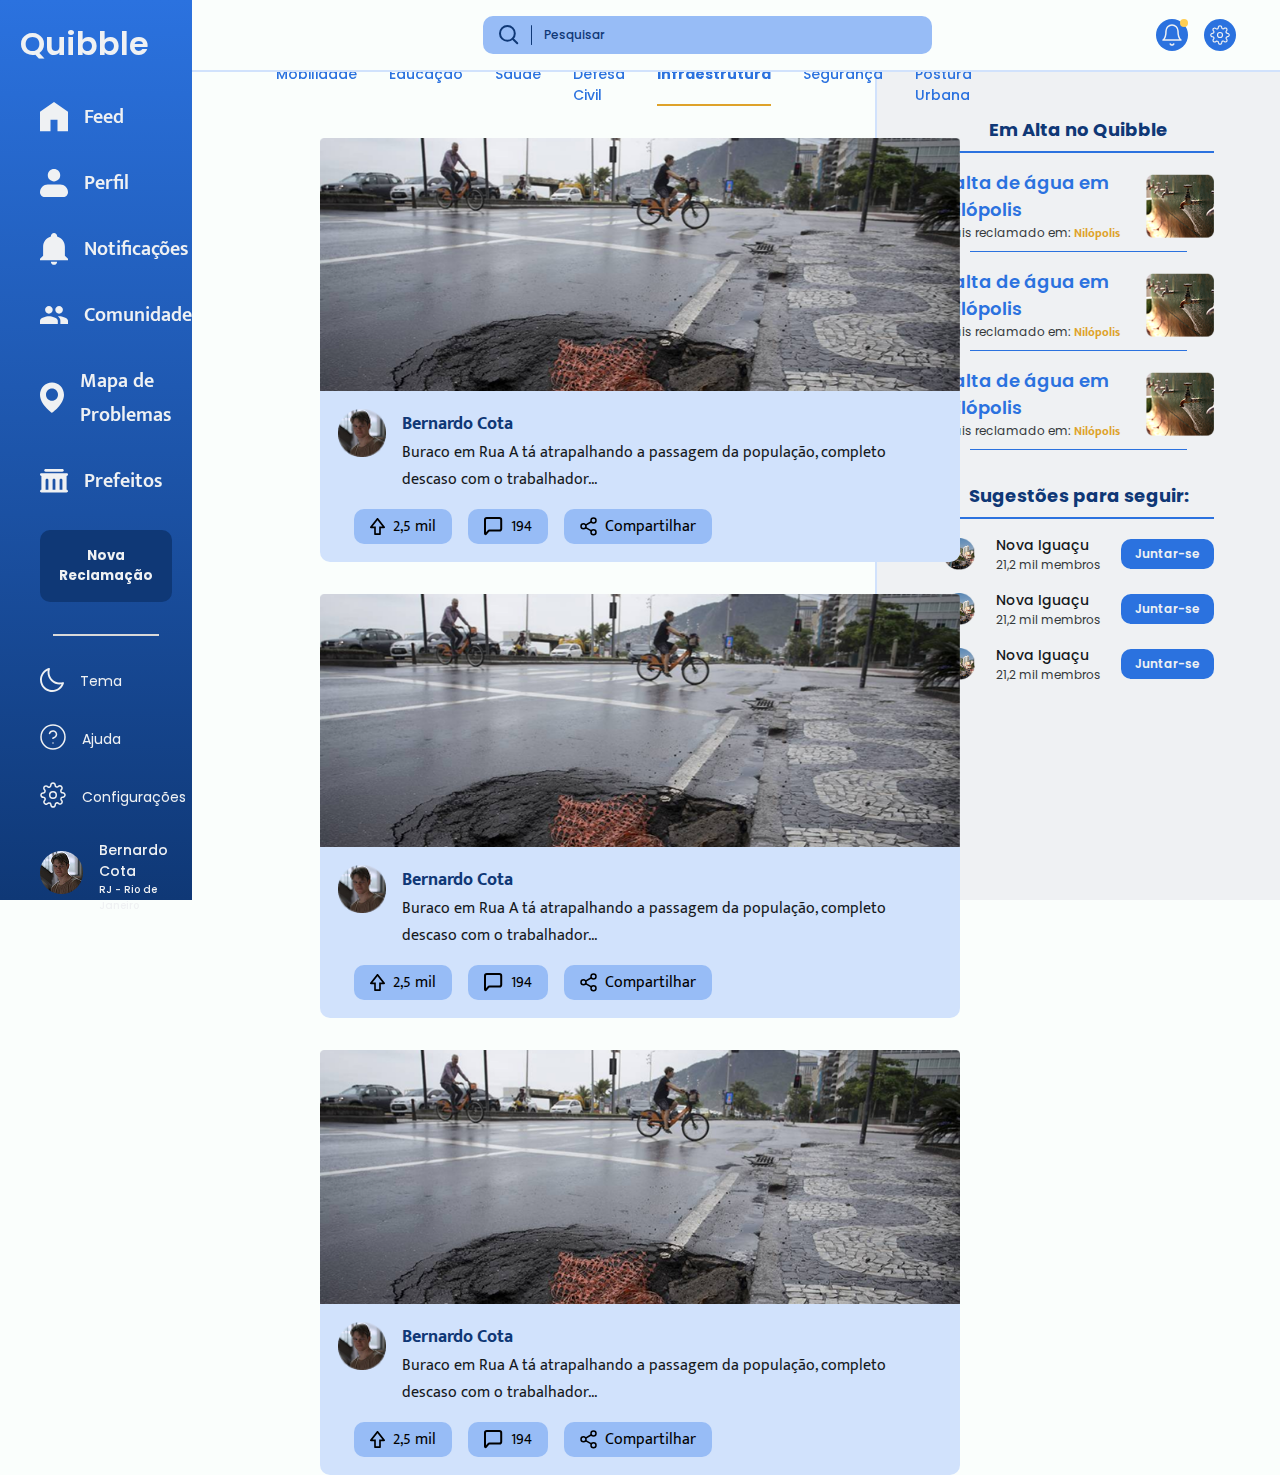
<file: index.html>
<!DOCTYPE html>
<html lang="pt-br">
<head>
    <meta charset="UTF-8">
    <meta name="viewport" content="width=device-width, initial-scale=1.0">
    <link rel="shortcut icon" href="assets/images/logo_padrao.svg" type="image/x-icon">
    <title>Quibble</title>
    <link rel="stylesheet" href="assets/feed.css">
</head>
<body>
    <aside>
        <h1>Quibble</h1>
        <div class="aside-content">
            <nav>
                <ul>
                    <li><a href="feed.html"><img src="assets/images/home.svg" alt=""> <div>Feed</div></a></li>
                    <li><a href="perfil.html"><img src="assets/images/perfil.svg" alt=""> <div>Perfil</div></a></li>
                    <li><a href="notificacoes.html"><img src="assets/images/sino.svg" alt=""> <div>Notificações</div></a></li>
                    <li><a href="comunidade.html"><img src="assets/images/comunidade.svg" alt=""> <div>Comunidade</div></a></li>
                    <li><a href="mapa.html"> <img src="assets/images/ponteiro.svg" alt=""> <div>Mapa de Problemas</div></a></li>
                    <li><a href="prefeitos.html"><img src="assets/images/tribunal.svg" alt=""> <div>Prefeitos</div></a></li>
                </ul>
            </nav>
            <button>Nova Reclamação</button>
            <div class="linha-area"><div class="linha"></div></div>
            <div id="nav-secundario">
                <ul>
                    <li><a href="#"><img src="assets/images/lua.svg" alt=""> <div>Tema</div></a></li>
                    <li><a href="ajuda.html"><img src="assets/images/ajuda.svg" alt=""> <div>Ajuda</div></a></li>
                    <li><a href="config.html"><img src="assets/images/config.svg" alt=""> <div>Configurações</div></a></li>
                </ul>
                <div id="perfil-area">
                    <a href="perfil.html">
                        <figure id="perfil-area-img">
                            <img src="assets/images/bernardo.png" alt="">
                        </figure>
                        <div id="perfil-area-info">
                            <h2>Bernardo Cota</h2>
                            <p>RJ - Rio de Janeiro</p>
                        </div>
                    </a>
                </div>
            </div>
        </div>
    </aside>

    <header>
        <div class="header-content">
            <div id="pesquisa">
                <img src="assets/images/pesquisa.svg" alt="">
                <div class="linha-vertical"></div>
                <input type="text" placeholder="Pesquisar">
            </div>
            <div id="header-buttons">
                <div id="notificacoes">
                    <img src="assets/images/sino_vazio.svg" alt="">
                    <div id="notificacoes-qtd"></div>
                </div>
                <div id="config">
                    <img src="assets/images/config.svg" alt="">
                </div>
            </div>
        </div>
    </header>

    <div id="sugestoes">
        <div id="sugestoes-content">
            <div id="em-alta">
                <h3>Em Alta no Quibble</h3>
                <div class="linha-em-alta"></div>
                <a href="#">
                    <div class="em-alta-card">
                        <div class="em-alta-card-content">
                            <div class="em-alta-card-content-text">
                                <h4>Falta de água em Nilópolis</h4>
                                <p>Mais reclamado em: <span>Nilópolis</span></p>
                            </div>
                            <img src="assets/images/emalta.png" alt="">
                        </div>
                        <div class="linha-em-alta-card"></div>
                    </div>
                </a>
                <a href="#">
                    <div class="em-alta-card">
                        <div class="em-alta-card-content">
                            <div class="em-alta-card-content-text">
                                <h4>Falta de água em Nilópolis</h4>
                                <p>Mais reclamado em: <span>Nilópolis</span></p>
                            </div>
                            <img src="assets/images/emalta.png" alt="">
                        </div>
                        <div class="linha-em-alta-card"></div>
                    </div>
                </a>
                <a href="#">
                    <div class="em-alta-card">
                        <div class="em-alta-card-content">
                            <div class="em-alta-card-content-text">
                                <h4>Falta de água em Nilópolis</h4>
                                <p>Mais reclamado em: <span>Nilópolis</span></p>
                            </div>
                            <img src="assets/images/emalta.png" alt="">
                        </div>
                        <div class="linha-em-alta-card"></div>
                    </div>
                </a>
            </div>
            <div id="sugestoes-area">
                <h3>Sugestões para seguir:</h3>
                <div class="linha-em-alta"></div>
                <div class="sugestoes-card">
                    <img src="assets/images/cidade.png" alt="">
                    <div class="sugestoes-card-content">
                        <h4>Nova Iguaçu</h4>
                        <p>21,2 mil membros</p>
                    </div>
                    <a href="#">Juntar-se</a>
                </div>
                <div class="sugestoes-card">
                    <img src="assets/images/cidade.png" alt="">
                    <div class="sugestoes-card-content">
                        <h4>Nova Iguaçu</h4>
                        <p>21,2 mil membros</p>
                    </div>
                    <a href="#">Juntar-se</a>
                </div>
                <div class="sugestoes-card">
                    <img src="assets/images/cidade.png" alt="">
                    <div class="sugestoes-card-content">
                        <h4>Nova Iguaçu</h4>
                        <p>21,2 mil membros</p>
                    </div>
                    <a href="#">Juntar-se</a>
                </div>
            </div>
        </div>
    </div>
    
    <main>
        <div id="feed">
            <div id="feed-filter">
                <div class="feed-filter-item">Mobilidade</div>
                <div class="feed-filter-item">Educação</div>
                <div class="feed-filter-item">Saúde</div>
                <div class="feed-filter-item">Defesa Civil</div>
                <div class="feed-filter-item active">Infraestrutura</div>
                <div class="feed-filter-item">Segurança</div>
                <div class="feed-filter-item">Postura Urbana</div>
            </div>
            <div id="feed-content">
                <div class="feed-card">
                    <img src="assets/images/feed.png" alt="">
                    <div class="feed-card-content">
                        <div class="feed-card-content-text">
                            <img src="assets/images/bernardo.png" alt="">
                            <div class="feed-card-content-text-area">
                                <h5>Bernardo Cota</h5>
                                <p>Buraco em Rua A tá atrapalhando a passagem da população, completo descaso com o trabalhador...</p>
                            </div>
                        </div>
                        <div class="feed-card-content-feedback">
                            <div class="feedback-upvote">
                                <img src="assets/images/upvote.svg" alt="">
                                2,5 mil
                            </div>
                            <div class="feedback-comment">
                                <img src="assets/images/comentario.svg" alt="">
                                194
                            </div>
                            <div class="feedback-share">
                                <img src="assets/images/compartilhar.svg" alt="">
                                Compartilhar
                            </div>
                        </div>
                    </div>
                </div>
                <div class="feed-card">
                    <img src="assets/images/feed.png" alt="">
                    <div class="feed-card-content">
                        <div class="feed-card-content-text">
                            <img src="assets/images/bernardo.png" alt="">
                            <div class="feed-card-content-text-area">
                                <h5>Bernardo Cota</h5>
                                <p>Buraco em Rua A tá atrapalhando a passagem da população, completo descaso com o trabalhador...</p>
                            </div>
                        </div>
                        <div class="feed-card-content-feedback">
                            <div class="feedback-upvote">
                                <img src="assets/images/upvote.svg" alt="">
                                2,5 mil
                            </div>
                            <div class="feedback-comment">
                                <img src="assets/images/comentario.svg" alt="">
                                194
                            </div>
                            <div class="feedback-share">
                                <img src="assets/images/compartilhar.svg" alt="">
                                Compartilhar
                            </div>
                        </div>
                    </div>
                </div>
                <div class="feed-card">
                    <img src="assets/images/feed.png" alt="">
                    <div class="feed-card-content">
                        <div class="feed-card-content-text">
                            <img src="assets/images/bernardo.png" alt="">
                            <div class="feed-card-content-text-area">
                                <h5>Bernardo Cota</h5>
                                <p>Buraco em Rua A tá atrapalhando a passagem da população, completo descaso com o trabalhador...</p>
                            </div>
                        </div>
                        <div class="feed-card-content-feedback">
                            <div class="feedback-upvote">
                                <img src="assets/images/upvote.svg" alt="">
                                2,5 mil
                            </div>
                            <div class="feedback-comment">
                                <img src="assets/images/comentario.svg" alt="">
                                194
                            </div>
                            <div class="feedback-share">
                                <img src="assets/images/compartilhar.svg" alt="">
                                Compartilhar
                            </div>
                        </div>
                    </div>
                </div>
            </div>
        </div>
    </main>
</body>
</html>
</file>
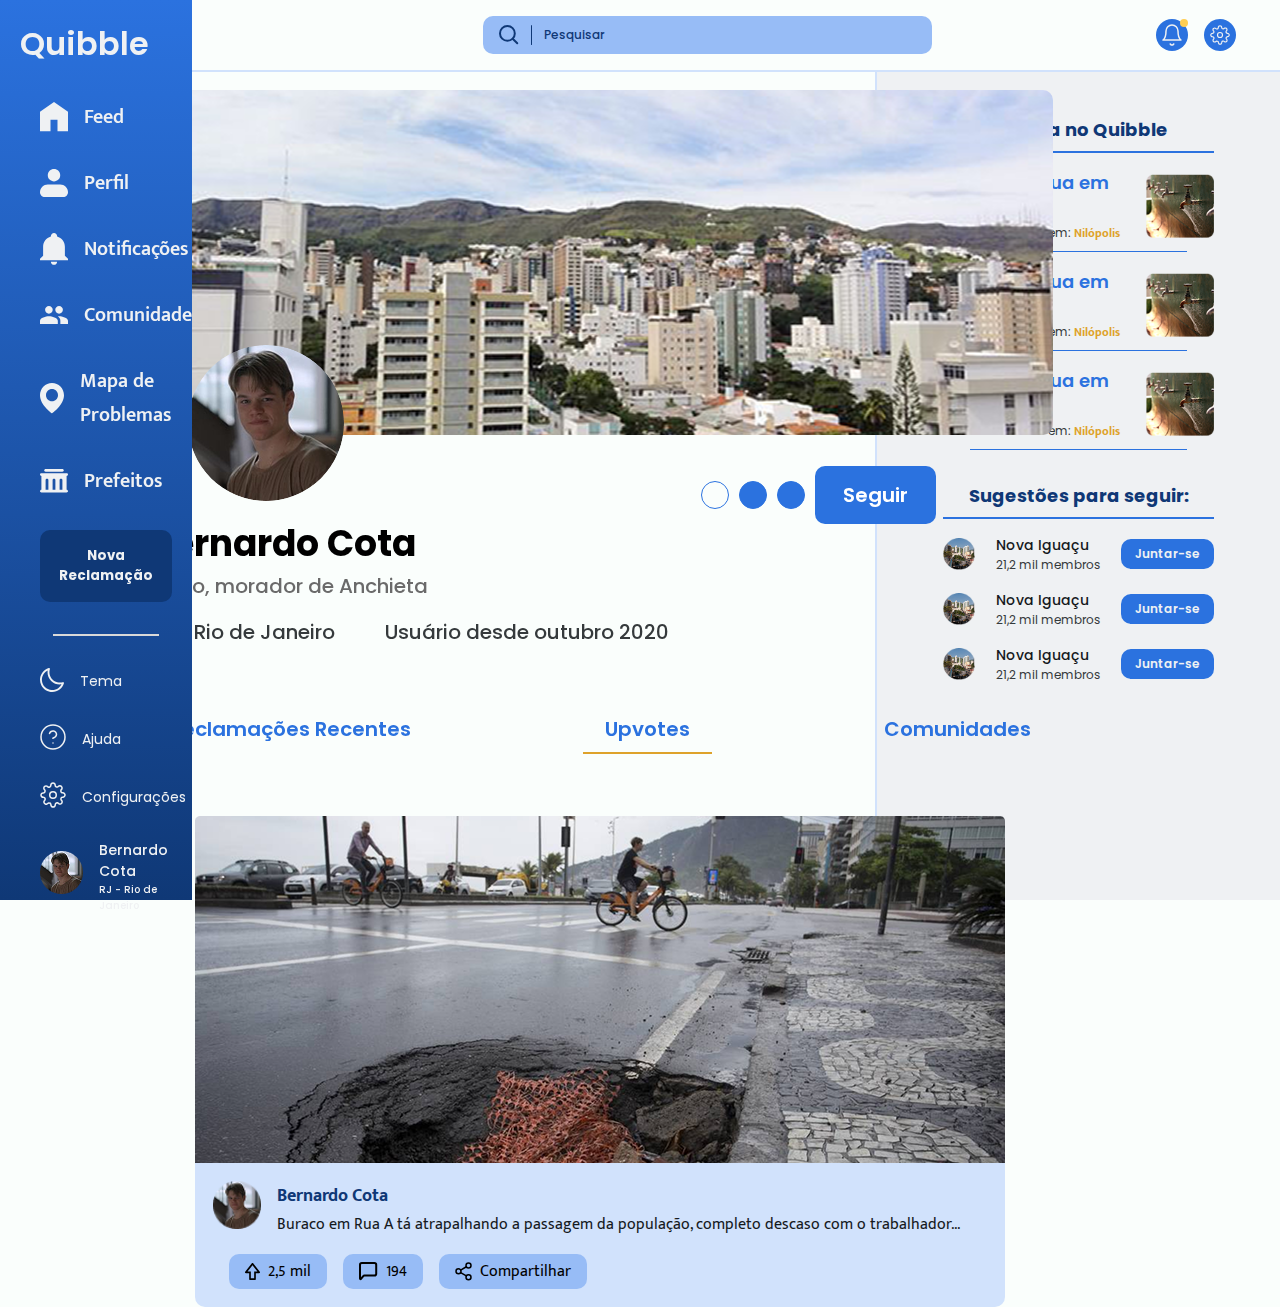
<file: perfil.html>
<!DOCTYPE html>
<html lang="en">
<head>
    <meta charset="UTF-8">
    <meta name="viewport" content="width=device-width, initial-scale=1.0">
    <title>Perfil Usuário</title>
    <link rel="shortcut icon" href="assets/images/logo_padrao.svg" type="image/x-icon">
    <link rel="stylesheet" href="assets/perfil.css">
    <link href='https://cdn.boxicons.com/fonts/basic/boxicons.min.css' rel='stylesheet'>
</head>
<body onload="  alternarIcone();juntar();">
   <aside>
        <h1>Quibble</h1>
        <div class="aside-content">
            <nav>
                <ul>
                    <li><a href="index.html"><img src="assets/images/home.svg" alt=""> <div>Feed</div></a></li>
                    <li><a href="perfil_prefeitos.html"><img src="assets/images/perfil.svg" alt=""> <div>Perfil</div></a></li>
                    <li><a href="notificacoes.html"><img src="assets/images/sino.svg" alt=""> <div>Notificações</div></a></li>
                    <li><a href="comunidade.html"><img src="assets/images/comunidade.svg" alt=""> <div>Comunidade</div></a></li>
                    <li><a href="mapa.html"> <img src="assets/images/ponteiro.svg" alt=""> <div>Mapa de Problemas</div></a></li>
                    <li><a href="prefeitos.html"><img src="assets/images/tribunal.svg" alt=""> <div>Prefeitos</div></a></li>
                </ul>
            </nav>
            <button>Nova Reclamação</button>
            <div class="linha-area"><div class="linha"></div></div>
            <div id="nav-secundario">
                <ul>
                    <li><a href="#"><img src="assets/images/lua.svg" alt=""> <div>Tema</div></a></li>
                    <li><a href="ajuda.html"><img src="assets/images/ajuda.svg" alt=""> <div>Ajuda</div></a></li>
                    <li><a href="config.html"><img src="assets/images/config.svg" alt=""> <div>Configurações</div></a></li>
                </ul>
                <div id="perfil-area">
                    <a href="perfil.html">
                        <figure id="perfil-area-img">
                            <img src="assets/images/bernardo.png" alt="">
                        </figure>
                        <div id="perfil-area-info">
                            <h2>Bernardo Cota</h2>
                            <p>RJ - Rio de Janeiro</p>
                        </div>
                    </a>
                </div>
            </div>
        </div>
    </aside>

    
        <header>
        <div class="header-content">
            <div id="pesquisa">
                <img src="assets/images/pesquisa.svg" alt="">
                <div class="linha-vertical"></div>
                <input type="text" placeholder="Pesquisar">
            </div>
            <div id="header-buttons">
                <div id="notificacoes">
                    <img src="assets/images/sino_vazio.svg" alt="">
                    <div id="notificacoes-qtd"></div>
                </div>
                <div id="config">
                    <img src="assets/images/config.svg" alt="">
                </div>
            </div>
        </div>
        <!-- ESSE HEADER SÓ APARECE NO MOBILE -->
        <div class="header-content mobile">
            <img src="assets/images/bernardo.png" alt="" id="perfil-mobile">
            <img src="assets/images/logo_padrao.svg" alt="" id="logo-mobile">
            <div id="header-buttons-mobile">
                <div id="pesquisa-mobile">
                    <img src="assets/images/pesquisa_mobile.svg" alt="">
                </div>
                <div id="notificacoes-mobile">
                    <img src="assets/images/chat.svg" alt="">
                </div>
            </div>
        </div>
    </header>

     <div id="sugestoes">
        <div id="sugestoes-content">
            <div id="em-alta">
                <h3>Em Alta no Quibble</h3>
                <div class="linha-em-alta"></div>
                <a href="#">
                    <div class="em-alta-card">
                        <div class="em-alta-card-content">
                            <div class="em-alta-card-content-text">
                                <h4>Falta de água em Nilópolis</h4>
                                <p>Mais reclamado em: <span>Nilópolis</span></p>
                            </div>
                            <img src="assets/images/emalta.png" alt="">
                        </div>
                        <div class="linha-em-alta-card"></div>
                    </div>
                </a>
                <a href="#">
                    <div class="em-alta-card">
                        <div class="em-alta-card-content">
                            <div class="em-alta-card-content-text">
                                <h4>Falta de água em Nilópolis</h4>
                                <p>Mais reclamado em: <span>Nilópolis</span></p>
                            </div>
                            <img src="assets/images/emalta.png" alt="">
                        </div>
                        <div class="linha-em-alta-card"></div>
                    </div>
                </a>
                <a href="#">
                    <div class="em-alta-card">
                        <div class="em-alta-card-content">
                            <div class="em-alta-card-content-text">
                                <h4>Falta de água em Nilópolis</h4>
                                <p>Mais reclamado em: <span>Nilópolis</span></p>
                            </div>
                            <img src="assets/images/emalta.png" alt="">
                        </div>
                        <div class="linha-em-alta-card"></div>
                    </div>
                </a>
            </div>
            <div id="sugestoes-area">
                <h3>Sugestões para seguir:</h3>
                <div class="linha-em-alta"></div>
                <div class="sugestoes-card">
                    <img src="assets/images/cidade.png" alt="">
                    <div class="sugestoes-card-content">
                        <h4>Nova Iguaçu</h4>
                        <p>21,2 mil membros</p>
                    </div>
                    <a href="#">Juntar-se</a>
                </div>
                <div class="sugestoes-card">
                    <img src="assets/images/cidade.png" alt="">
                    <div class="sugestoes-card-content">
                        <h4>Nova Iguaçu</h4>
                        <p>21,2 mil membros</p>
                    </div>
                    <a href="#">Juntar-se</a>
                </div>
                <div class="sugestoes-card">
                    <img src="assets/images/cidade.png" alt="">
                    <div class="sugestoes-card-content">
                        <h4>Nova Iguaçu</h4>
                        <p>21,2 mil membros</p>
                    </div>
                    <a href="#">Juntar-se</a>
                </div>
            </div>
        </div>
    </div>
    

    <div class="perfil-noticias">
        <main>
            <div id="perfil-feed">
                <div class="perfil-central">
                        <div class="card"></div>
                        <div class="foto-seguir">
                            <div class="descricao">
                                <div class="foto-perfil-central">
                                    <img src="assets/images/foto_perfil_central.png" alt="">
                                </div>
                                <div id="descricao-perfil">
                                    <div class="nome-recado">
                                        <div class="nome-selo">
                                            <h1>Bernardo Cota</h1>
                                        </div>
                                        <span>Aluno, morador de Anchieta</span>
                                    </div>
                                </div>
                                <div class="informacoes">
                                    <div class="info-adc m">
                                        <i class='bx  bxs-location'  ></i>
                                        <span>RJ - Rio de Janeiro</span>
                                    </div>
                                    <div class="info-adc">
                                        <i class='bx  bxs-calendar-alt'  ></i>
                                        <span>Usuário desde outubro 2020</span>
                                    </div>
                                </div>
                            </div>
                            <div class="seguir">
                                <i class='  bx  bx-dots-horizontal-rounded' ></i>
                                <i class='  bx  bx-share'  ></i>
                                <button  class="btnicone"><i class=' bx  bx-bell'></i></button>
                                <button id="btnseguir">Seguir</button>
                            </div>  
                        </div>  
                    </div>
                    <div class="filtros">
                        <ul>
                            <li><a href="">Reclamações <span id="texto-adc">Recentes</span></a></li>
                            <li id="selecionado"><a href="">Upvotes</a></li>
                            <li><a href="comunidade.html">Comunidades</a></li>
                        </ul>
                    </div>
            <div id="feed">
               <div id="feed-content">
                <div class="feed-card">
                    <div class="feed-card-content-feedback mobile">
                        <div class="feedback-upvote">
                            <img src="assets/images/upvote.svg" alt="">
                            2,5 mil
                        </div>
                        <div class="feedback-comment">
                            <img src="assets/images/comentario.svg" alt="">
                            194
                        </div>
                        <div class="feedback-share">
                            <img src="assets/images/compartilhar.svg" alt="">
                            Compartilhar
                        </div>
                    </div>
                    <img src="assets/images/feed.png" alt="">
                    <div class="feed-card-content">
                        <div class="feed-card-content-text">
                            <img src="assets/images/bernardo.png" alt="">
                            <div class="feed-card-content-text-area">
                                <h5>Bernardo Cota</h5>
                                <p>Buraco em Rua A tá atrapalhando a passagem da população, completo descaso com o trabalhador...</p>
                            </div>
                        </div>
                        <div class="feed-card-content-feedback">
                            <div class="feedback-upvote">
                                <img src="assets/images/upvote.svg" alt="">
                                2,5 mil
                            </div>
                            <div class="feedback-comment">
                                <img src="assets/images/comentario.svg" alt="">
                                194
                            </div>
                            <div class="feedback-share">
                                <img src="assets/images/compartilhar.svg" alt="">
                                Compartilhar
                            </div>
                        </div>
                    </div>
                </div>
            </main>
        </div>  

        <footer>
        <a href="index.html"><img src="assets/images/home_mobile.svg" alt=""></a>
        <a href="perfil.html"><img src="assets/images/perfil_mobile_selecionado.svg" alt=""></a>
        <a href="notificacoes.html"><img src="assets/images/sino_mobile.svg" alt=""></a>
        <a href="comunidade.html"><img src="assets/images/comunidade_mobile.svg" alt=""></a>
        <a href="mapa.html"><img src="assets/images/ponteiro_mobile.svg" alt=""></a>
        <a href="prefeitos.html"><img src="assets/images/tribunal_mobile.svg" alt=""></a>
    </footer>
    <script src="assets/js/script.js"></script>
</body>
</html>
</file>
<file: assets/feed.css>
@import url('https://fonts.googleapis.com/css2?family=Mukta+Mahee:wght@200;300;400;500;600;700;800&family=Poppins:ital,wght@0,100;0,200;0,300;0,400;0,500;0,600;0,700;0,800;0,900;1,100;1,200;1,300;1,400;1,500;1,600;1,700;1,800;1,900&display=swap');

:root {
    /* AZUL */
    --azul-primario: #2B72DF;
    --azul-primario-escuro: #0F3876;
    --azul-primario-claro: #97BCF6;
    --azul-primario-claromais: #D1E2FC;

    /* AMARELO */
    --amarelo-secundario: #DEA22A;
    --amarelo-sec-dark: #75530F;
    --amarelo-sec-light: #F5D696;
    --amarelo: #FFCE52;
    --amarelo-claro: #FFD76B;
    --amarelo-escuro: #D9B043;
    --amarelo-sec-lightmais: #FCEED1;

    /* BRANCO */
    --branco: #EFF1F3;
    --branco-claro: #FAFEFC;
    --branco-escuro: #ACADBB;

    /* CINZA */
    --cinza-1: #3A3A3A;
    --cinza-2: #4A4A4A;
    --cinza-3: #5A5A5A;
    --cinza-4: #6A6A6A;
    --cinza-5: #7A7A7A;
    --cinza-6: #8A8A8A;
    --cinza-7: #9A9A9A;

    /* PRETO */
    --preto: #161A1E;
    --preto-claro: #353A3C;
    --preto-escuro: #0C0B0F;

    /* VERMELHO */
    --vermelho: #EB3D3D;
    --vermelho-claro: #F05454;
    --vermelho-escuro: #D03333;

    /* VERDE */
    --verde: #32D957;
    --verde-claro: #50E170;
    --verde-escuro: #28BB49;

    /* FONTE */
    --fonte-texto: 'Mukta Mahee', sans-serif;
    --fonte-titulo: 'Poppins', sans-serif;
}

* {
    margin: 0;
    padding: 0;
    box-sizing: border-box;

    font-family: var(--fonte-texto);
    text-decoration: none;
}

body {
    background-color: var(--branco-claro);

    display: flex;
    flex-direction: column;
    align-items: center;
}

aside {
    width: 15%;
    height: 100vh;
    padding: 20px 0 0 20px;
    background: linear-gradient(to bottom, var(--azul-primario), var(--azul-primario-escuro));
    position: fixed;
    top: 0;
    left: 0;
}

aside h1 {
    color: var(--branco);
    font-size: 32px;

    font-family: var(--fonte-titulo);
    font-weight: 600;
}

.aside-content {
    padding: 0px 20px;
}

aside nav ul li, #nav-secundario ul li {
    list-style: none;
    margin: 32px 0;
}

aside nav ul li a{
    color: var(--branco);

    font-weight: 600;
    font-size: 20px;

    display: flex;
}

aside nav ul li a div {
    display: inline
}

aside nav ul li a img {
    margin-right: 16px;

    width: 28px;
}

aside button {
    background-color: var(--azul-primario-escuro);

    color: var(--branco);
    font-family: var(--fonte-titulo);
    font-weight: 700;

    border: 0;
    border-radius: 10px;

    width: 100%;

    padding: 16px 0;

    cursor: pointer;
}

.linha-area {
    display: flex;
    justify-content: center;
}

.linha {
    width: 80%;
    height: 2px;

    background-color: #D9D9D9;

    margin-top: 32px;
}

#nav-secundario {
    display: flex;
    flex-direction: column;
    justify-content: space-between;
}

#nav-secundario ul li a {
    display: flex;
    align-items: flex-end;
}

#nav-secundario ul li a img {
    margin-right: 16px;
}

#nav-secundario ul li a div{
    color: var(--branco);

    font-family: var(--fonte-titulo);
    font-size: 14px;
    font-weight: 400;
}

#perfil-area a{
    display: flex;
    align-items: center;
}

#perfil-area-info {
    margin-left: 16px;
}

#perfil-area-info h2 {
    color: var(--branco);

    font-family: var(--fonte-titulo);
    font-size: 14px;
    font-weight: 500;
}

#perfil-area-info p {
    color: var(--branco);

    font-family: var(--fonte-titulo);
    font-size: 10px;
    font-weight: 500;
}

header {
    display: flex;
    justify-content: flex-end;
    align-items: center;

    position: fixed;
    top: 0;
    right: 0;

    z-index: 999;

    width: 85%;

    padding: 16px;

    background-color: var(--branco-claro);
    border-bottom: 2px solid var(--azul-primario-claromais);
}

.header-content {
    display: flex;
    justify-content: flex-end;
    align-items: center;

    margin-right: 28px;

    width: 85%;
}

#pesquisa {
    display: flex;
    align-items: center;
    width: 50%;

    background-color: var(--azul-primario-claro);

    border-radius: 10px;

    padding: 8px 16px;

    margin-right: 25%;
}

#pesquisa img {
    margin-right: 12px;
}

#pesquisa .linha-vertical {
    width: 1px;
    height: 20px;
    border-radius: 5px;
    background-color: var(--azul-primario-escuro);
}

#pesquisa input {
    margin-left: 12px;

    background: none;
    border: 0;

    outline: none;

    width: 100%;
}

#pesquisa input::placeholder {
    color: var(--azul-primario-escuro);

    font-family: var(--fonte-titulo);
    font-size: 12px;
    font-weight: 500;
}

#header-buttons {
    display: flex;
}

#notificacoes, #config {
    width: 32px;
    height: 32px;

    border-radius: 50%;

    display: flex;
    justify-content: center;
    align-items: center;

    cursor: pointer;

    background-color: var(--azul-primario);
}

#notificacoes {
    margin-right: 16px;

    position: relative;
}

#notificacoes img, #config img {
    width: 60%;
}

#notificacoes-qtd {
    width: 8px;
    height: 8px;

    z-index: 999;

    position: absolute;

    top: 0;
    right: 0;

    border-radius: 50%;

    background-color: var(--amarelo);
}

#sugestoes {
    display: flex;
    flex-direction: column;
    justify-content: flex-end;
    position: fixed;
    top: 0%;
    right: 0;

    height: 100%;
    z-index: -999;

    padding: 32px;

    background-color: var(--branco);

    border-left: 2px solid var(--azul-primario-claromais);
}

#sugestoes-content {
    display: flex;
    flex-direction: column;
    align-items: center;
    height: 90%;
}

#em-alta {
    max-width: 80%;
}

#em-alta h3 {
    text-align: center;
    font-size: 18px;
    font-family: var(--fonte-titulo);

    color: var(--azul-primario-escuro);

    border-bottom: 2px solid var(--azul-primario);

    padding-bottom: 8px;
}

#em-alta .linha-em-alta{
    display: none;
    width: 100%;
    height: 2px;

    background-color: var(--azul-primario);
}

#em-alta .em-alta-card {
    display: flex;
    flex-direction: column;
    align-items: center;
    margin-top: 16px;
}

#em-alta .em-alta-card .em-alta-card-content {
    display: flex;
    align-items: center;
}

#em-alta .em-alta-card .em-alta-card-content img {
    width: 25%;
}

#em-alta .em-alta-card .em-alta-card-content .em-alta-card-content-text h4 {
    font-size: 18px;
    font-family: var(--fonte-titulo);
    font-weight: 600;
    
    color: var(--azul-primario);
}

#em-alta .em-alta-card .em-alta-card-content .em-alta-card-content-text p {
    font-size: 12px;
    font-family: var(--fonte-titulo);
    
    color: var(--preto-claro);
}

#em-alta .em-alta-card .em-alta-card-content .em-alta-card-content-text p span {
    font-weight: 700;
    color: var(--amarelo-secundario);
}

#em-alta .em-alta-card .linha-em-alta-card {
    width: 80%;
    height: 1px;

    background-color: var(--azul-primario);
    margin-top: 8px;
}

#sugestoes-area {
    width: 80%;
    max-width: 80%;

    margin-top: 32px;
}

#sugestoes-area h3 {
    text-align: center;
    font-size: 18px;
    font-family: var(--fonte-titulo);

    color: var(--azul-primario-escuro);

    border-bottom: 2px solid var(--azul-primario);

    padding-bottom: 8px;
}

#sugestoes-area .linha-em-alta{
    display: none;
    width: 100%;
    height: 2px;

    background-color: var(--azul-primario);
}

#sugestoes-area .sugestoes-card {
    display: flex;
    align-items: center;
    justify-content: space-between;

    margin-top: 16px;
}

#sugestoes-area .sugestoes-card img {
    width: 32px;
    height: 32px;
}   

#sugestoes-area .sugestoes-card .sugestoes-card-content h4 {
    font-size: 14px;
    font-family: var(--fonte-titulo);
    font-weight: 500;

    color: var(--preto);
}

#sugestoes-area .sugestoes-card .sugestoes-card-content p {
    font-size: 12px;
    font-family: var(--fonte-titulo);
    font-weight: 400;

    color: var(--preto-claro);
}

#sugestoes-area .sugestoes-card a {
    font-size: 12px;
    font-family: var(--fonte-titulo);
    font-weight: 600;

    color: var(--branco);

    background-color: var(--azul-primario);

    border-radius: 10px;

    padding: 6px 14px;
}

main {
    display: flex;
    flex-direction: column;
    align-items: center;

    margin-top: 5%;

    width: 100%;
}

#feed {
    width: 50%;
}

#feed #feed-filter {
    display: flex;
    justify-content: center;
}

#feed #feed-filter .feed-filter-item {
    font-size: 14px;
    font-weight: 500;
    font-family: var(--fonte-titulo);

    color: var(--azul-primario);

    margin-right: 32px;
}

#feed #feed-filter .feed-filter-item.active {
    font-weight: 700;
    border-bottom: 2px solid var(--amarelo-secundario);
}

#feed-content {
    margin-top: 32px;
}

.feed-card {
    display: flex;
    flex-direction: column;

    margin-top: 32px;
}

.feed-card > img {
    width: 100%;
    z-index: -999;
}

.feed-card .feed-card-content{
    z-index: 800;
    margin-top: -100px;
    
    background-color: var(--azul-primario-claromais);

    border-radius: 0px 0px 10px 10px;

    padding: 18px;
}

.feed-card .feed-card-content-text {
    display: flex;
}

.feed-card .feed-card-content-text img {
    width: 48px;
    height: 48px;
}

.feed-card .feed-card-content-text .feed-card-content-text-area {
    margin-left: 16px;
}

.feed-card .feed-card-content-text .feed-card-content-text-area h5{
    font-size: 18px;
    font-weight: 700;

    color: var(--azul-primario-escuro);
}

.feed-card .feed-card-content-text .feed-card-content-text-area p {
    font-size: 16px;
    font-weight: 400;

    color: var(--preto);
}

.feed-card .feed-card-content-feedback {
    display: flex;
    align-items: center;

    margin-top: 16px;
}

.feed-card .feed-card-content-feedback .feedback-upvote,
.feed-card .feed-card-content-feedback .feedback-comment,
.feed-card .feed-card-content-feedback .feedback-share {
    display: flex;
    align-items: center;

    padding: 4px 16px;
    background-color: var(--azul-primario-claro);

    border-radius: 10px;

    cursor: pointer;

    margin-left: 16px;
}

.feed-card .feed-card-content-feedback .feedback-upvote img,
.feed-card .feed-card-content-feedback .feedback-comment img,
.feed-card .feed-card-content-feedback .feedback-share img {
    margin-right: 8px;
}
</file>
<file: assets/perfil.css>
@charset "UTF-8";
@import url('https://fonts.googleapis.com/css2?family=Mukta+Mahee:wght@200;300;400;500;600;700;800&family=Poppins:ital,wght@0,100;0,200;0,300;0,400;0,500;0,600;0,700;0,800;0,900;1,100;1,200;1,300;1,400;1,500;1,600;1,700;1,800;1,900&display=swap');
:root {
    /* AZUL */
    --azul-primario: #2B72DF;
    --azul-primario-escuro: #0F3876;
    --azul-primario-claro: #97BCF6;
    --azul-primario-claromais: #D1E2FC;

    /* AMARELO */
    --amarelo-secundario: #DEA22A;
    --amarelo-sec-dark: #75530F;
    --amarelo-sec-light: #F5D696;
    --amarelo: #FFCE52;
    --amarelo-claro: #FFD76B;
    --amarelo-escuro: #D9B043;
    --amarelo-sec-lightmais: #FCEED1;

    /* BRANCO */
    --branco: #EFF1F3;
    --branco-claro: #FAFEFC;
    --branco-escuro: #ACADBB;

    /* CINZA */
    --cinza-1: #3A3A3A;
    --cinza-2: #4A4A4A;
    --cinza-3: #5A5A5A;
    --cinza-4: #6A6A6A;
    --cinza-5: #7A7A7A;
    --cinza-6: #8A8A8A;
    --cinza-7: #9A9A9A;

    /* PRETO */
    --preto: #161A1E;
    --preto-claro: #353A3C;
    --preto-escuro: #0C0B0F;

    /* VERMELHO */
    --vermelho: #EB3D3D;
    --vermelho-claro: #F05454;
    --vermelho-escuro: #D03333;

    /* VERDE */
    --verde: #32D957;
    --verde-claro: #50E170;
    --verde-escuro: #28BB49;

    /* FONTE */
    --fonte-texto: 'Mukta Mahee', sans-serif;
    --fonte-titulo: 'Poppins', sans-serif;
}

* {
    margin: 0;
    padding: 0;
    box-sizing: border-box;

    font-family: var(--fonte-texto);
    text-decoration: none;
}

body {
    background-color: var(--branco-claro);

    display: flex;
    justify-content: space-evenly;
    /* flex-direction: column; */
    align-items: end;
}

/* BARRA LATERAL (AREA DA ESQUERDA) */

aside {
    width: 15%;
    height: 100vh;
    padding: 20px 0 0 20px;
    background: linear-gradient(to bottom, var(--azul-primario), var(--azul-primario-escuro));
    position: fixed;
    top: 0;
    left: 0;
}

aside h1 {
    color: var(--branco);
    font-size: 32px;

    font-family: var(--fonte-titulo);
    font-weight: 600;
}

.aside-content {
    padding: 0px 20px;
}

aside nav ul li, #nav-secundario ul li {
    list-style: none;
    margin: 32px 0;
}

aside nav ul li a{
    color: var(--branco);

    font-weight: 600;
    font-size: 20px;
    /* font-family: var(--fonte-texto); */

    display: flex;
    align-items: center;
}

aside nav ul li a div {
    display: inline;
}

aside nav ul li a img {
    margin-right: 16px;

    width: 28px;
}


aside button {
    background-color: var(--azul-primario-escuro);

    color: var(--branco);
    font-family: var(--fonte-titulo);
    font-weight: 700;

    border: 0;
    border-radius: 10px;

    width: 100%;

    padding: 16px 0;

    cursor: pointer;
}

.linha-area {
    display: flex;
    justify-content: center;
}

.linha {
    width: 80%;
    height: 2px;

    background-color: #D9D9D9;

    margin-top: 32px;
}

#nav-secundario {
    display: flex;
    flex-direction: column;
    justify-content: space-between;
}

#nav-secundario ul li a {
    display: flex;
    align-items: flex-end;
}

#nav-secundario ul li a img {
    margin-right: 16px;
}

#nav-secundario ul li a div{
    color: var(--branco);

    font-family: var(--fonte-titulo);
    font-size: 14px;
    font-weight: 400;
}

#perfil-area a{
    display: flex;
    align-items: center;
}

#perfil-area-info {
    margin-left: 16px;
}

#perfil-area-info h2 {
    color: var(--branco);

    font-family: var(--fonte-titulo);
    font-size: 14px;
    font-weight: 500;
}

#perfil-area-info p {
    color: var(--branco);

    font-family: var(--fonte-titulo);
    font-size: 10px;
    font-weight: 500;
}

.foto {
    width: 43px;
    height: 43px;
    border-radius: 50%;
    background-color: black;
    margin-right: 10px;
}

.foto img {
    width: 100%; 
    border-radius: 50%;
    height: 100%;
}


header {
    display: flex;
    justify-content: flex-end;
    align-items: center;

    position: fixed;
    top: 0;
    right: 0;

    z-index: 999;

    width: 85%;

    padding: 16px;

    background-color: var(--branco-claro);
    border-bottom: 2px solid var(--azul-primario-claromais);
}

.header-content {
    display: flex;
    justify-content: flex-end;
    align-items: center;

    margin-right: 28px;

    width: 85%;
}

#pesquisa {
    display: flex;
    align-items: center;
    width: 50%;

    background-color: var(--azul-primario-claro);

    border-radius: 10px;

    padding: 8px 16px;

    margin-right: 25%;
}

#pesquisa img {
    margin-right: 12px;
}

#pesquisa .linha-vertical {
    width: 1px;
    height: 20px;
    border-radius: 5px;
    background-color: var(--azul-primario-escuro);
}

#pesquisa input {
    margin-left: 12px;

    background: none;
    border: 0;

    outline: none;

    width: 100%;
}

#pesquisa input::placeholder {
    color: var(--azul-primario-escuro);

    font-family: var(--fonte-titulo);
    font-size: 12px;
    font-weight: 500;
}

#header-buttons {
    display: flex;
}

#notificacoes, #config {
    width: 32px;
    height: 32px;

    border-radius: 50%;

    display: flex;
    justify-content: center;
    align-items: center;

    cursor: pointer;

    background-color: var(--azul-primario);
}

#notificacoes {
    margin-right: 16px;

    position: relative;
}

#notificacoes img, #config img {
    width: 60%;
}

#notificacoes-qtd {
    width: 8px;
    height: 8px;

    z-index: 999;

    position: absolute;

    top: 0;
    right: 0;

    border-radius: 50%;

    background-color: var(--amarelo);
}

/* SUGESTÕES CSS */ 

#sugestoes {
    display: flex;
    flex-direction: column;
    justify-content: flex-end;
    position: fixed;
    top: 0%;
    right: 0;

    height: 100%;
    z-index: -999;

    padding: 32px;

    background-color: var(--branco);

    border-left: 2px solid var(--azul-primario-claromais);
}

#sugestoes-content {
    display: flex;
    flex-direction: column;
    align-items: center;
    height: 90%;
}

#em-alta {
    max-width: 80%;
}

#em-alta h3 {
    text-align: center;
    font-size: 18px;
    font-family: var(--fonte-titulo);

    color: var(--azul-primario-escuro);

    border-bottom: 2px solid var(--azul-primario);

    padding-bottom: 8px;
}

#em-alta .linha-em-alta{
    display: none;
    width: 100%;
    height: 2px;

    background-color: var(--azul-primario);
}

#em-alta .em-alta-card {
    display: flex;
    flex-direction: column;
    align-items: center;
    margin-top: 16px;
}

#em-alta .em-alta-card .em-alta-card-content {
    display: flex;
    align-items: center;
}

#em-alta .em-alta-card .em-alta-card-content img {
    width: 25%;
}

#em-alta .em-alta-card .em-alta-card-content .em-alta-card-content-text h4 {
    font-size: 18px;
    font-family: var(--fonte-titulo);
    font-weight: 600;
    
    color: var(--azul-primario);
}

#em-alta .em-alta-card .em-alta-card-content .em-alta-card-content-text p {
    font-size: 12px;
    font-family: var(--fonte-titulo);
    
    color: var(--preto-claro);
}

#em-alta .em-alta-card .em-alta-card-content .em-alta-card-content-text p span {
    font-weight: 700;
    color: var(--amarelo-secundario);
}

#em-alta .em-alta-card .linha-em-alta-card {
    width: 80%;
    height: 1px;

    background-color: var(--azul-primario);
    margin-top: 8px;
}

#sugestoes-area {
    width: 80%;
    max-width: 80%;

    margin-top: 32px;
}

#sugestoes-area h3 {
    text-align: center;
    font-size: 18px;
    font-family: var(--fonte-titulo);

    color: var(--azul-primario-escuro);

    border-bottom: 2px solid var(--azul-primario);

    padding-bottom: 8px;
}

#sugestoes-area .linha-em-alta{
    display: none;
    width: 100%;
    height: 2px;

    background-color: var(--azul-primario);
}

#sugestoes-area .sugestoes-card {
    display: flex;
    align-items: center;
    justify-content: space-between;

    margin-top: 16px;
}

#sugestoes-area .sugestoes-card img {
    width: 32px;
    height: 32px;
}   

#sugestoes-area .sugestoes-card .sugestoes-card-content h4 {
    font-size: 14px;
    font-family: var(--fonte-titulo);
    font-weight: 500;

    color: var(--preto);
}

#sugestoes-area .sugestoes-card .sugestoes-card-content p {
    font-size: 12px;
    font-family: var(--fonte-titulo);
    font-weight: 400;

    color: var(--preto-claro);
}

#sugestoes-area .sugestoes-card a {
    font-size: 12px;
    font-family: var(--fonte-titulo);
    font-weight: 600;

    color: var(--branco);

    background-color: var(--azul-primario);

    border-radius: 10px;

    padding: 6px 14px;
}



.perfil-noticias{
    display: flex;
    /* justify-content: space-between; */

}

main {
    display: flex;
    /* flex-direction: column; */
    justify-content: space-around;
    width: 100%;
    /* padding: 25px; */
    margin-top: 30px;

}

#perfil-feed {
    margin-top: 60px;
    margin-right: 80px;
    width: 100%;
    display: flex;
    flex-direction: column;
    
    
}

.card {
    width: 100%;
    height: 345px;
    background-image: url(images/foto_card_central.png);
    background-position: top;
    background-size: cover;
    border-radius: 10px;
}

.perfil-central {
    display: flex;
    justify-content: center;
    flex-direction: column;
    /* align-items: center;     */
}

.foto-perfil-central {
    width: 156px;
    height: 156px;
    border-radius: 50%;
    margin: -90px 0px 0px 40px;
}

.foto-perfil-central img {
    width: 100%;
    height: 156px;
    /* background-size: cover; */
    background-attachment: fixed;
    background-size: cover;
    background-position: center;
    border-radius: 50%;  
    
}

.perfil-central h1 {
    margin-top: 15px;
    font-size: 36px;
    margin-right: 8px;
    font-family: var(--fonte-titulo);
}

.nome-selo {
    display: flex;
    align-items: center;
}

.nome-selo img {
    margin-top: 18px;
}

.perfil-central h1 span i {
    font-size: 24px;
    padding: 10px;
    border-radius: 50%;
    background-color: #2B72DF;
    color: #fff;
}

.perfil-central span {
    font-size: 20px;
    color: #6A6A6A;
    font-weight: 500;
    font-family: var(--fonte-titulo);
}

.perfil-central span a {
    color: #2B72DF;
    text-decoration: none;
    font-weight: 600;
    font-family: var(--fonte-titulo);
}

.avaliacao-geral {
    display: flex;
    margin-top: 5px;
}

.avaliacao-sistema {
    display: flex;
}

.estrelas i {
    font-size: 26px;
}

.foto-seguir {
    display: flex;
}

.descricao {
    display: flex;
    flex-direction: column;
    width: 70%;
}

.seguir {
    margin: 30px -80px;
    display: flex;
    align-items: center;
    height: 60px;
    width: 20%;
}
        
.seguir .bx-bell, .bx-share {
    background-color: #2B72DF;
    color: #fff;
}

.seguir .bx-dots-horizontal-rounded {
    color: #2B72DF;
    /* background-color:; */
}

.bx-dots-horizontal-rounded, .bx-share{
    padding: 13px;
    border-radius: 50%; 
    border: 1px solid #2B72DF;
    font-size: 25px;
    color: #fff;
    margin-right: 10px;
    cursor: pointer;
}


.btnicone {
    padding: 13px;
    border-radius: 50%;
    border: 1px solid #2B72DF;
    color: #fff;
    margin-right: 10px;
    cursor: pointer;
    background-color: #2B72DF;
    display: flex;
    justify-content: center;
    align-items:center;
}

.btnicone .bx-bell {
    font-size: 30px;
    border-radius: 50%;
    padding: 0;
    border: 0;
}

.btnicone .bx-bell-slash {
    font-size:  30px;
    padding: 0;
}

.btnicone.ativo {
  color: #2B72DF;
  background-color: #97BCF6;
  font-size: 30px;
}

.seguir #btnseguir {
    padding: 12px 26px;
    color: #fff;
    background-color: #2B72DF;
    border-radius: 10px;
    font-size: 20px;
    text-decoration: none;
    font-weight: 600;
    border: 2px solid transparent;
    font-family: var(--fonte-titulo);
}

#btnseguir.seguindo {
    color: #2B72DF;
    background-color: #97BCF6;
    border: 2px solid #2B72DF;
}

.btnmembro.seguindo {
    color: #2B72DF;
    background-color: #97BCF6;
    border: 2px solid #2B72DF;
}

#btnseguir:hover {
    cursor: pointer;
}

.informacoes {
    display: flex;
    align-items: center;
}

.informacoes .info-adc {
    margin-top: 15px;
    display: flex ;
    align-items: center;
}

.m {
    margin: 15px 50px 0px 0px ;
    display: flex ;
    align-items: center;
}
    
.informacoes .info-adc span {
    font-size: 20px;
    color: #353A3C;
    font-family: var(--fonte-titulo);
}

.informacoes .info-adc i {
    font-size: 23px;
}

.filtros {
    /* margin-top: 100px; */
    margin: 60px 0px 30px 0px;
}

.filtros ul {
    display: flex;
    justify-content: space-around;
    list-style-type: none;
}

.filtros ul li a, #texto-adc {
    font-size: 20px;
    color: #2B72DF;
    font-weight: 600;
    text-decoration: none;
    padding: 15px;
    font-family: var(--fonte-titulo);

}

#texto-adc {
    padding: 0;
}

.filtros ul li {
    padding: 7px;
}

.filtros ul #selecionado {
    margin: 0px 150px 0px 150px;
    border-bottom: 2px solid #DEA22A;
}

.imagem {
    width: 100%;
    height: 446px;
    border-radius: 10px 10px 0px 0px;
}

.imagem img {
    width: 100%;
    height: 100%;
    border-radius: 10px 10px 0px 0px;
}

#feed {
    display: flex;
    flex-direction: column;
    align-items: center;
}

.feed-card {
    display: flex;
    flex-direction: column;

    margin-top: 32px;
}

.feed-card > img {
    width: 100%;
    z-index: -999;
}

.feed-card .feed-card-content{
    z-index: 800;
    margin-top: -100px;
    
    background-color: var(--azul-primario-claromais);

    border-radius: 0px 0px 10px 10px;

    padding: 18px;
}

.feed-card .feed-card-content-text {
    display: flex;
}

.feed-card .feed-card-content-text img {
    width: 48px;
    height: 48px;
}

.feed-card .feed-card-content-text .feed-card-content-text-area {
    margin-left: 16px;
}

.feed-card .feed-card-content-text .feed-card-content-text-area h5{
    font-size: 18px;
    font-weight: 700;

    color: var(--azul-primario-escuro);
}

.feed-card .feed-card-content-text .feed-card-content-text-area p {
    font-size: 16px;
    font-weight: 400;

    color: var(--preto);
}

.feed-card .feed-card-content-feedback {
    display: flex;
    align-items: center;
    margin-top: 16px;
}

.feed-card .feed-card-content-feedback .feedback-upvote,
.feed-card .feed-card-content-feedback .feedback-comment,
.feed-card .feed-card-content-feedback .feedback-share {
    display: flex;
    align-items: center;
    padding: 4px 16px;
    background-color: var(--azul-primario-claro);
    border-radius: 10px;
    cursor: pointer;
    margin-left: 16px;
}

.feed-card .feed-card-content-feedback .feedback-upvote img,
.feed-card .feed-card-content-feedback .feedback-comment img,
.feed-card .feed-card-content-feedback .feedback-share img {
    margin-right: 8px;
}

.noticias h1 {
    font-weight: 600;
    font-size: 30px;
    color: #0F3876;
}

.linha-maior {
    width: 350px;
    height: 2px;
    border: 1px solid var(--azul-primario);
    background-color: #2B72DF;

}

.mobile {
    display: none;
}

.header-content.mobile,
#filter-line-mobile,
.feed-card .feed-card-content-feedback.mobile,
#filter-mobile,
footer {
    display: none;
}

@media (orientation:portrait) {
    aside {
        display: none;
    }

    #sugestoes {
        display: none;
    }



    header {
        display: flex;
        flex-direction: column;
        align-items: center;
        position: fixed;
        top: 0;
        right: 0;
        z-index: 999;
        width: 100%;   
        padding: 16px;
        padding-bottom: 0px;
        background-color: var(--branco-claro);
        border-bottom: 0px;
    }
    .header-content {
     display: none;
    }

    .header-content.mobile {
        display: flex;
        justify-content: space-between;
        align-items: center;
        width: 100%;
        margin-right: 0px;
    }

    .header-content.mobile #perfil-mobile,
    .header-content.mobile #logo-mobile {
        width: 48px;
        height: 48px;
        cursor: pointer;
    }

    #header-buttons-mobile {
        display: flex;
        align-items: center;
    }

    #pesquisa-mobile img{
        color: var(--azul-primario-escuro);
        margin-right: 16px;
        cursor: pointer;
    }

    #notificacoes-mobile img {
        cursor: pointer;
    }

    .filtros {
        margin-bottom: 0;
    }

    #feed {
        width: 80%;
    }

    #feed-content {
        margin-top: 25px;
    }


    #feed #feed-filter {
        display: none;
    }

    .feed-card {
        display: flex;
        flex-direction: column-reverse;
        align-items: flex-end;
        justify-content: center;
    
        margin-top: 32px;
    }

    .feed-card:last-child {
        margin-bottom: 64px;
    }

    .feed-card:first-child {
        margin-top: 0px;
    }
    
    .feed-card > img {
        width: 80%;

        border-radius: 8px;
    }
    
    .feed-card .feed-card-content{
        background-color: transparent;
    
        border-radius: 20px;
        
        margin-top: 0px;

        padding: 18px;
        padding-right: 0px;
    }
    
    .feed-card .feed-card-content-text {
        display: flex;
    }
    
    .feed-card .feed-card-content-text img {
        width: 48px;
        height: 48px;
    }
    
    .feed-card .feed-card-content-text .feed-card-content-text-area {
        margin-left: 16px;
    }
    
    .feed-card .feed-card-content-text .feed-card-content-text-area h5{
        font-size: 16px;
        font-weight: 700;
    
        color: var(--azul-primario-escuro);
    }
    
    .feed-card .feed-card-content-text .feed-card-content-text-area p {
        font-size: 14px;
        font-weight: 400;
    
        color: var(--preto);
    }
    
    .feed-card .feed-card-content-feedback {
        display: none;
    }

    .feed-card .feed-card-content-feedback.mobile {
        display: flex;
        align-items: flex-end;
    
        margin-top: 16px;
    }

    .feed-card .feed-card-content-feedback .feedback-upvote,
    .feed-card .feed-card-content-feedback .feedback-comment,
    .feed-card .feed-card-content-feedback .feedback-share {
        display: flex;
        align-items: center;
    
        padding: 4px 16px;
        background-color: var(--azul-primario-claro);
    
        border-radius: 10px;
    
        cursor: pointer;
    
        margin-left: 16px;

        font-size: 12px;
    }

    .feed-card .feed-card-content-feedback .feedback-upvote {
        margin-left: 0px;

        text-wrap: nowrap;
    }
    
    .feed-card .feed-card-content-feedback .feedback-upvote img,
    .feed-card .feed-card-content-feedback .feedback-comment img,
    .feed-card .feed-card-content-feedback .feedback-share img {
        margin-right: 8px;
    }

    footer {
        display: flex;
        justify-content: space-around;
        position: fixed;
        bottom: 0px;
        left: 0px;
        z-index: 999;
        width: 100%;
        background-color: var(--branco-claro);
        border-top: 1px solid var(--azul-primario-claromais);
        padding: 16px;
    }

    footer a {
        display: flex;
        justify-content: center;
        align-items: center
    }
}


@media screen and (max-width: 600px) {
    body {
        align-items: center;
    }
    
    main {
        width: 100%;
    }

    .perfil-central {
        width: 100%;
    }

    #perfil-feed {
        padding: 0;
        width: 100%;
        margin-right: 0;
    }

    .card {
        height: 233px;
        border-radius: 0px;
    }

    .perfil-central h1 {
        font-size: 25px;
    }
    
    .perfil-central span {
        font-size: 15px;
    }

    .filtros ul li a  {
        font-size: 13px;
    }

    .foto-perfil-central {
        width: 105px;
        height: 105px;
        margin: -60px 0px 0px 40px;
    }

    .foto-perfil-central img {
        width: 105px;
        height: 105px;
    }

    .foto-seguir {
        width: 100%;
    }

    .filtros {
        margin-top: 10px; 
    }

    .filtros ul #selecionado {
        margin: 0px 35px 0px 35px;
        border-bottom: 2px solid #DEA22A;
    }

    #texto-adc {
        display: none;
    }

    .bx.bx-dots-horizontal-rounded, .bx.bx-share {
        display: none;
    }

    .btnicone {
        padding: 10px;
        /* font-size: 12px; */
    }

    .btnicone .bx.bx-bell {
        font-size: 28px;
    }

    .informacoes {
        flex-direction: column;
        align-items: start;
    }

    .informacoes .info-adc span {
        font-size: 13px; 
    }

    .nome-recado,.informacoes, .avaliacao-geral, .avaliacao-sistema {
        padding-left: 20px;
    }

    #feed {
    width: 90%;
    align-items: center;
    }

   .feed-card > img {
        width: 86%;
    }

    .feed-card .feed-card-content {
        margin-top: 0px;
    }

    .feed-card .feed-card-content-text {
        padding: 0;
    }

    .feed-card .feed-card-content-text img {
        width: 48px;
        height: 48px;
    }

    .feed-card .feed-card-content-text .feed-card-content-text-area h5{
        font-size: 16px;
    }
    
    .feed-card .feed-card-content-text .feed-card-content-text-area p {
        font-size: 14px;
    }

    .feed-card .feed-card-content-feedback {
        width: 100%;

        justify-content: flex-end;
    }

    .feed-card .feed-card-content-feedback.mobile .feedback-upvote {
        margin-left: 0px;

        text-wrap: nowrap;
    }

    .feed-card .feed-card-content-feedback .feedback-upvote,
    .feed-card .feed-card-content-feedback .feedback-comment,
    .feed-card .feed-card-content-feedback .feedback-share {
        font-size: 12px;
        padding: 4px 16px;
    }

    .feed-card .feed-card-content-feedback .feedback-upvote img,
    .feed-card .feed-card-content-feedback .feedback-comment img,
    .feed-card .feed-card-content-feedback .feedback-share img {
        width: 16px;
        height: 16px
    }
}
</file>
